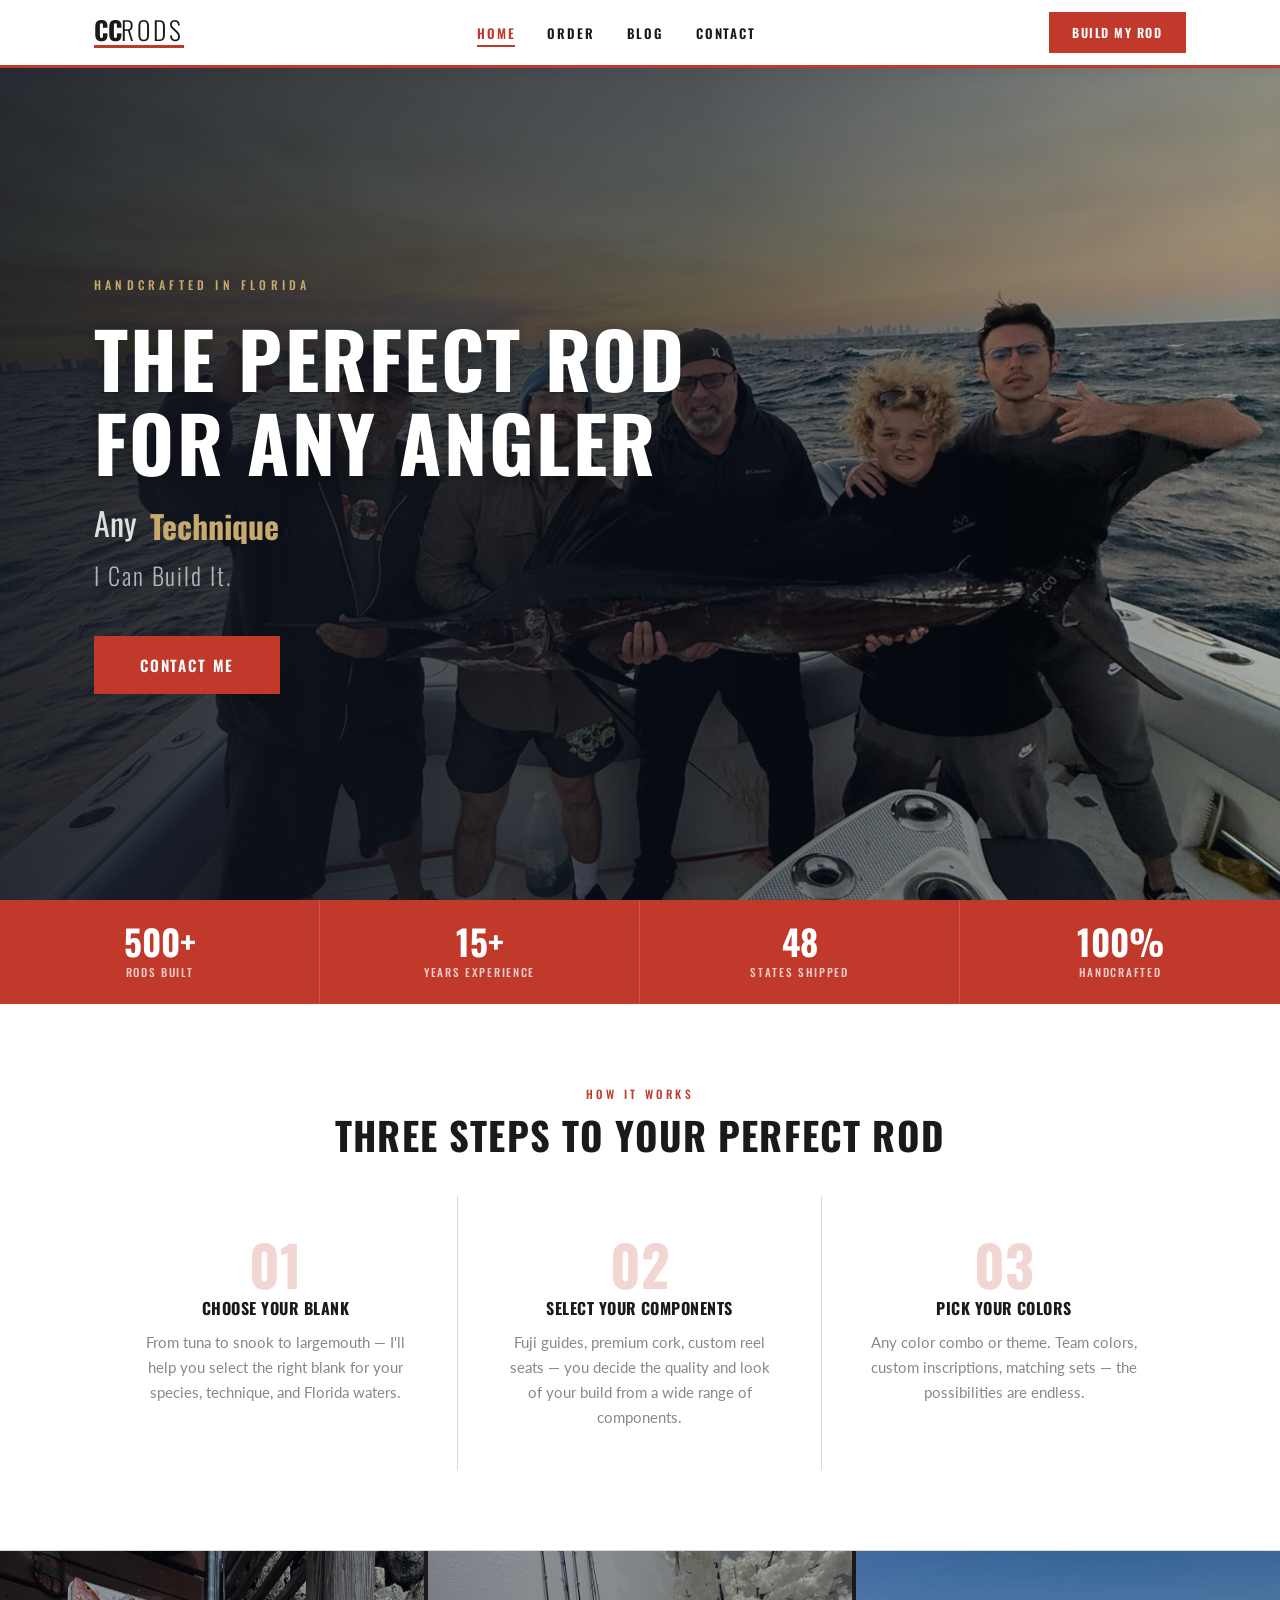
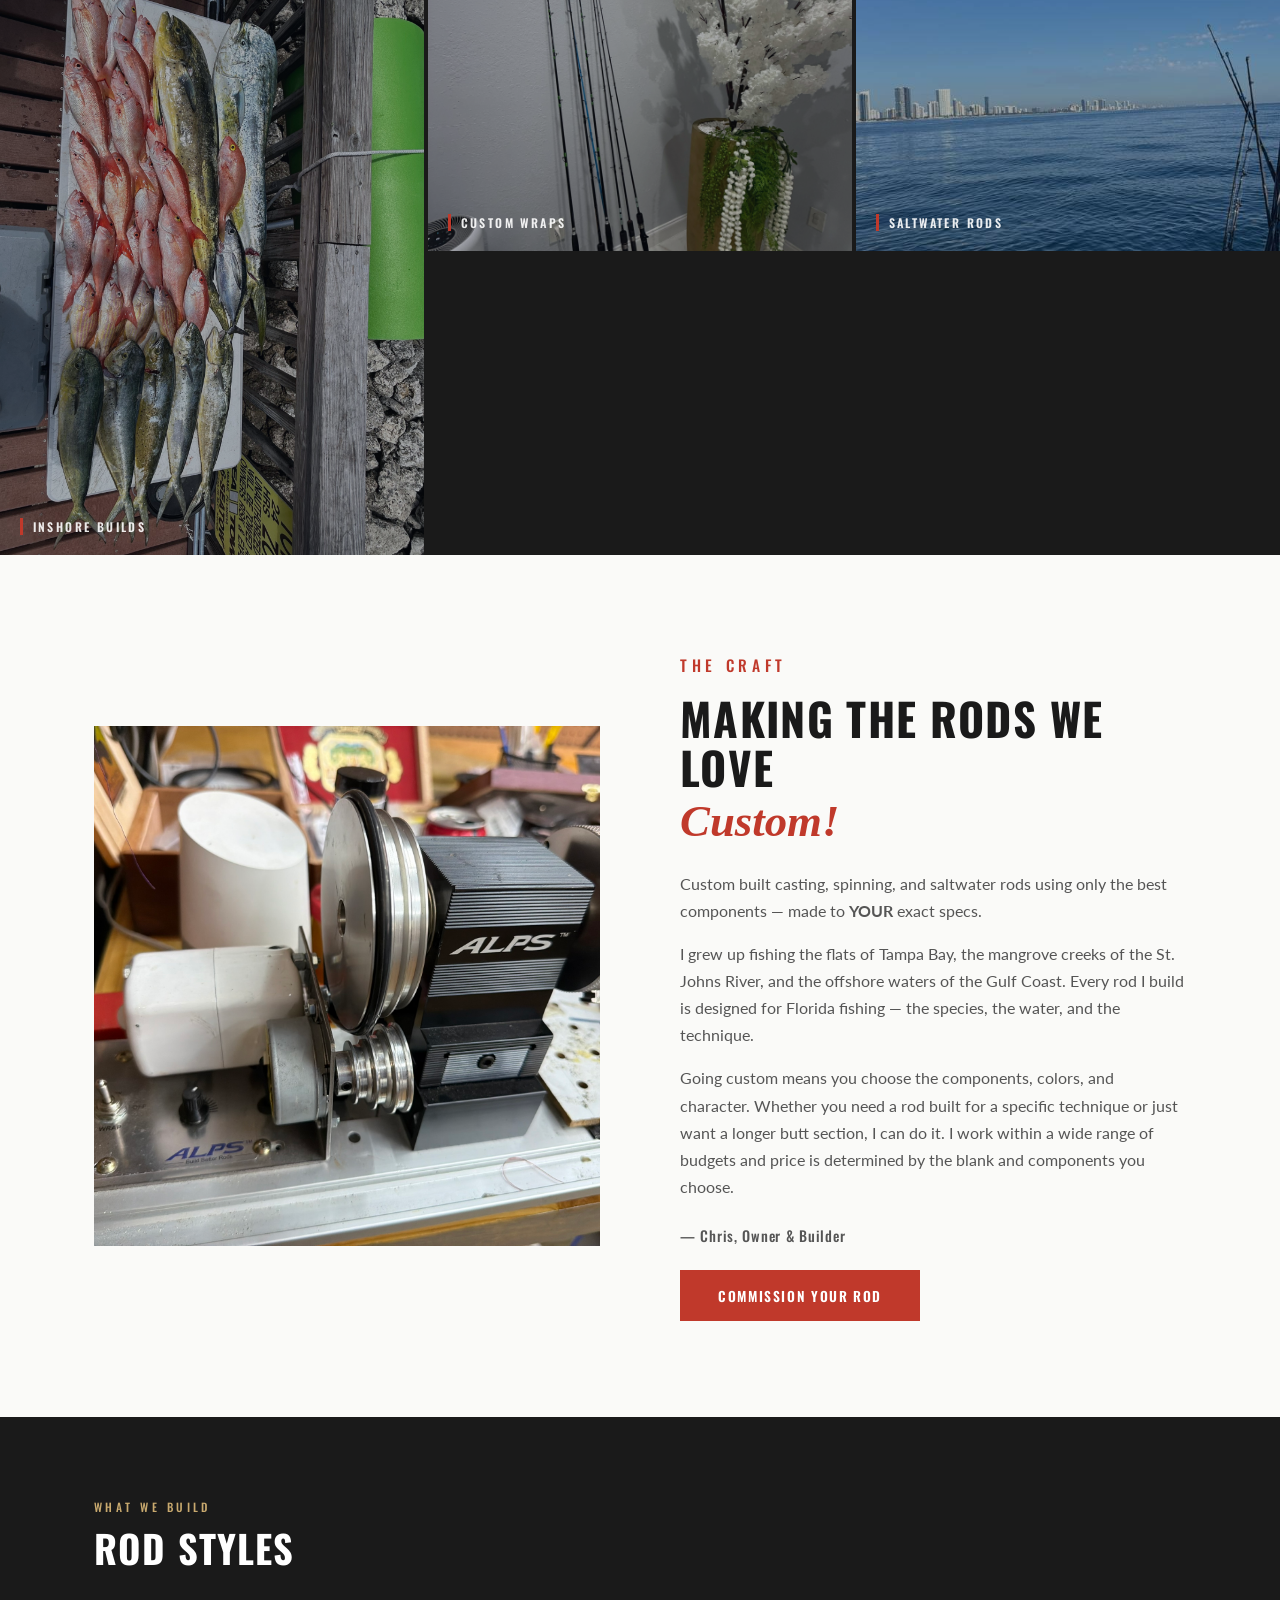
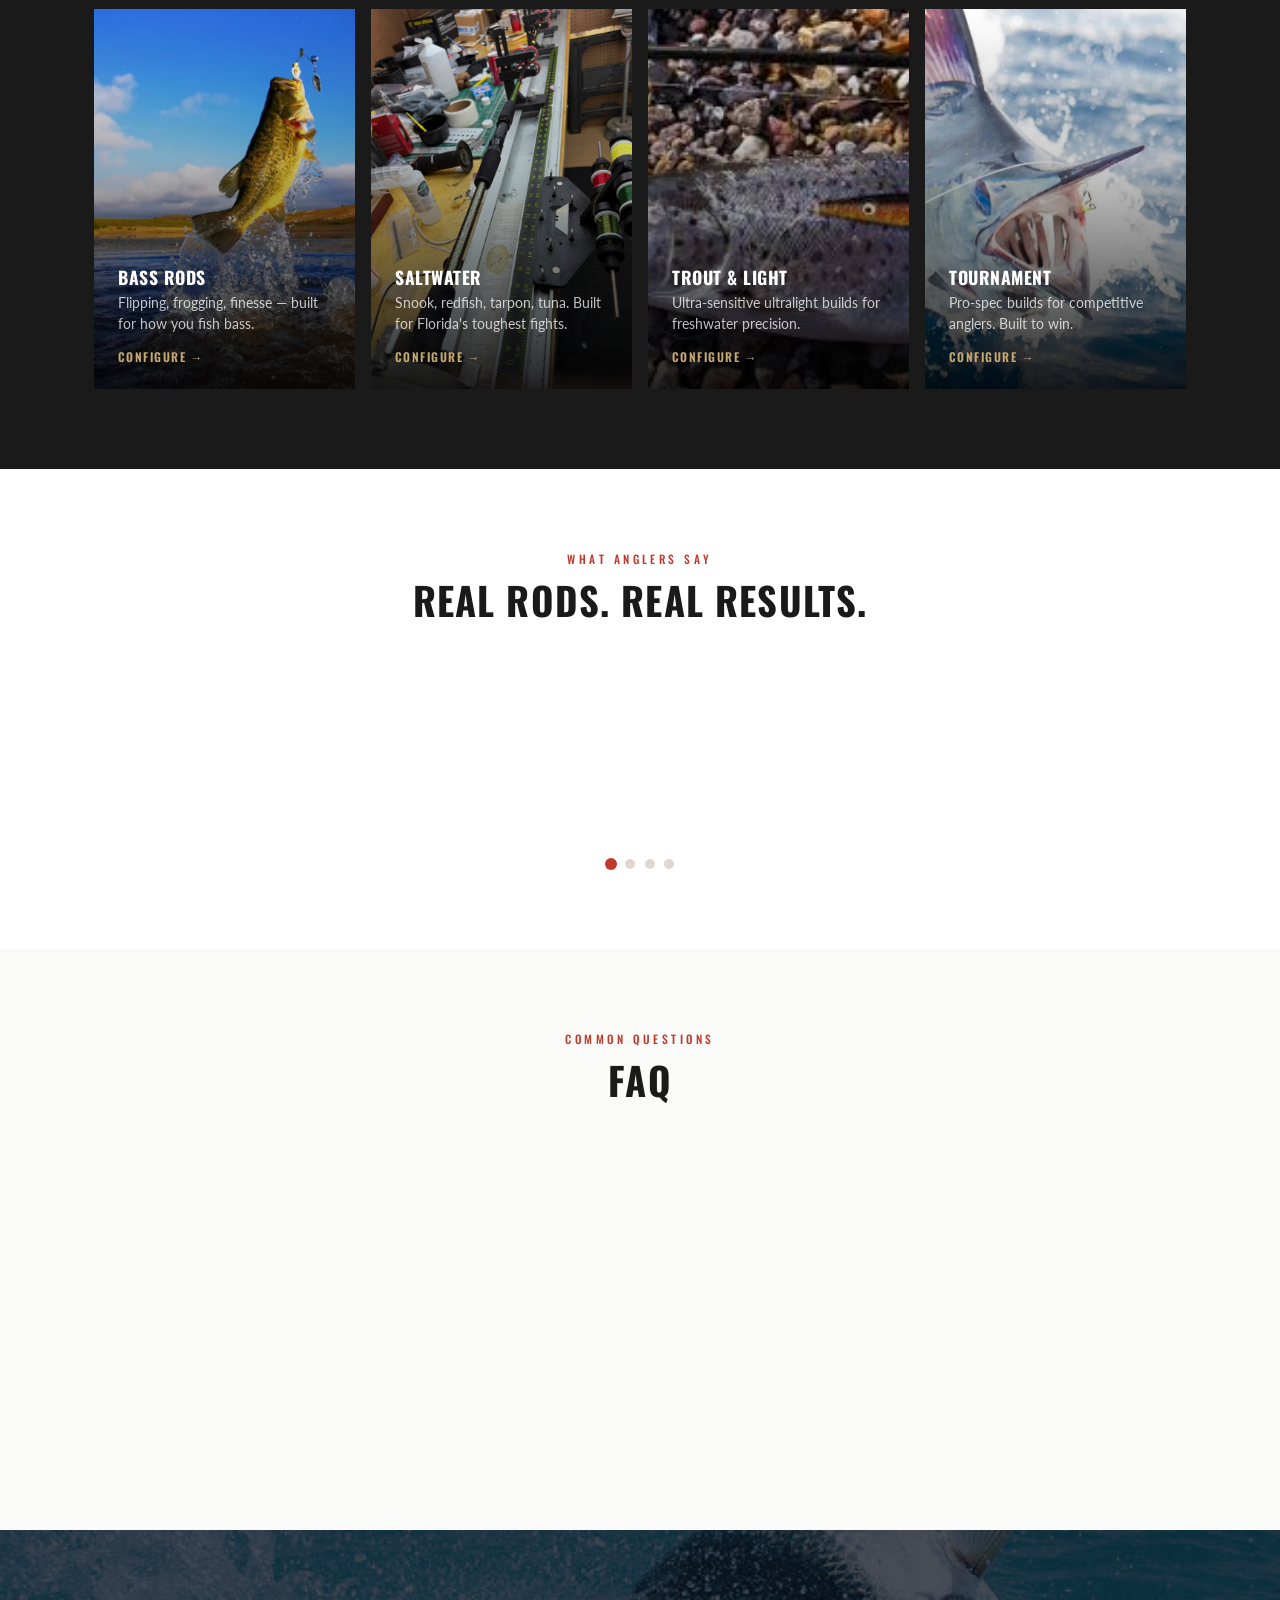
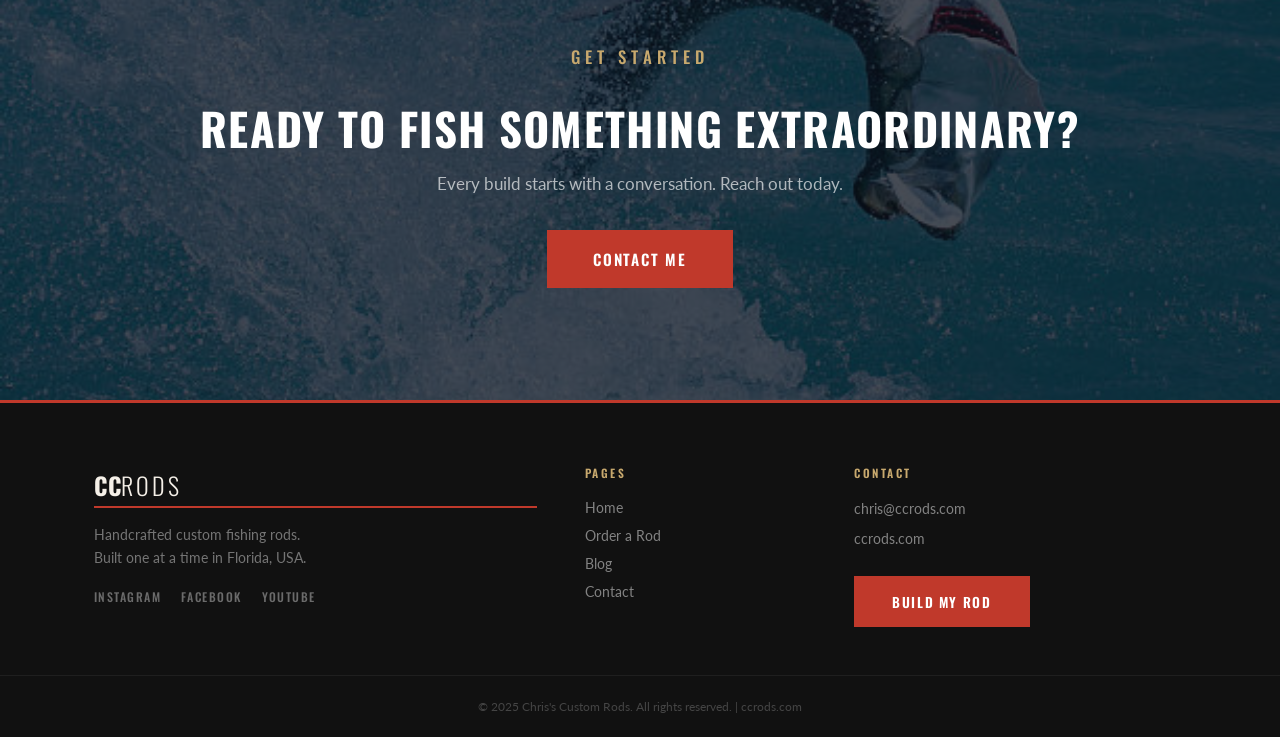
<file: index.html>
<!DOCTYPE html>
<html lang="en">
<head>
  <meta charset="UTF-8"/>
  <meta name="viewport" content="width=device-width, initial-scale=1.0"/>
  <title>Chris's Custom Rods | Handcrafted Fishing Rods — Florida</title>
  <meta name="description" content="Handcrafted custom fishing rods built in Florida. Tournament-grade performance, artisan craftsmanship."/>
  <link rel="preconnect" href="https://fonts.googleapis.com"/>
  <link rel="preconnect" href="https://fonts.gstatic.com" crossorigin/>
  <link href="https://fonts.googleapis.com/css2?family=Oswald:wght@300;400;500;600;700&family=Lato:ital,wght@0,300;0,400;0,700;1,300&display=swap" rel="stylesheet"/>
  <link rel="stylesheet" href="css/style.css"/>
</head>
<body>

<header class="site-header" id="siteHeader">
  <div class="header-inner">
    <a href="index.html" class="logo-wrap">
      <div class="logo-text">CC<span>RODS</span></div>
      <div class="logo-line"></div>
    </a>
    <nav class="main-nav">
      <ul>
        <li><a href="index.html" class="active">Home</a></li>
        <li><a href="order.html">Order</a></li>
        <li><a href="blog.html">Blog</a></li>
        <li><a href="contact.html">Contact</a></li>
      </ul>
    </nav>
    <a href="order.html" class="header-cta">Build My Rod</a>
    <button class="nav-toggle" id="navToggle" aria-label="Menu">
      <span></span><span></span><span></span>
    </button>
  </div>
  <div class="mobile-nav" id="mobileNav">
    <button class="close-nav" id="closeNav">✕</button>
    <ul>
      <li><a href="index.html">Home</a></li>
      <li><a href="order.html">Order</a></li>
      <li><a href="blog.html">Blog</a></li>
      <li><a href="contact.html">Contact</a></li>
    </ul>
    <a href="order.html" class="btn-red">Build My Rod</a>
  </div>
</header>

<!-- HERO - man fishing at sunset on water -->
<section class="hero">
  <div class="hero-img" style="background-image:url('images/hero_new.jpg')"></div>
  <div class="hero-overlay"></div>
  <div class="hero-content">
    <p class="hero-eyebrow">Handcrafted in Florida</p>
    <h1 class="hero-title">The Perfect Rod<br/>For Any Angler</h1>
    <div class="hero-rotator-line">
      Any&nbsp;<span class="rotate-wrap"><span class="rotate-word active">Species</span><span class="rotate-word">Technique</span><span class="rotate-word">Skill Level</span></span>
    </div>
    <p class="hero-tagline">I Can Build It.</p>
    <a href="contact.html" class="btn-red large">Contact Me</a>
  </div>
</section>

<!-- STATS -->
<div class="stats-bar">
  <div class="stat-item"><span class="snum">500+</span><span class="slbl">Rods Built</span></div>
  <div class="stat-item"><span class="snum">15+</span><span class="slbl">Years Experience</span></div>
  <div class="stat-item"><span class="snum">48</span><span class="slbl">States Shipped</span></div>
  <div class="stat-item"><span class="snum">100%</span><span class="slbl">Handcrafted</span></div>
</div>

<!-- THREE STEPS -->
<section class="three-steps">
  <div class="container">
    <p class="section-eyebrow">How It Works</p>
    <h2 class="section-title">Three Steps to Your Perfect Rod</h2>
    <div class="steps-grid">
      <div class="step-item">
        <div class="step-num">01</div>
        <h3>Choose Your Blank</h3>
        <p>From tuna to snook to largemouth — I'll help you select the right blank for your species, technique, and Florida waters.</p>
      </div>
      <div class="step-item">
        <div class="step-num">02</div>
        <h3>Select Your Components</h3>
        <p>Fuji guides, premium cork, custom reel seats — you decide the quality and look of your build from a wide range of components.</p>
      </div>
      <div class="step-item">
        <div class="step-num">03</div>
        <h3>Pick Your Colors</h3>
        <p>Any color combo or theme. Team colors, custom inscriptions, matching sets — the possibilities are endless.</p>
      </div>
    </div>
  </div>
</section>

<!-- PHOTO GALLERY -->
<section class="gallery-section">
  <div class="gallery-grid">
    <!-- angler with catch -->
    <div class="gallery-item gi-tall" style="background-image:url('images/gallery1_new.jpg')">
      <div class="gal-label">Inshore Builds</div>
    </div>
    <!-- fishing rods in holder -->
    <div class="gallery-item gi-sq" style="background-image:url('images/gallery2.jpg')">
      <div class="gal-label">Custom Wraps</div>
    </div>
    <!-- boat fishing offshore -->
    <div class="gallery-item gi-sq" style="background-image:url('images/gallery3_new.jpg')">
      <div class="gal-label">Saltwater Rods</div>
    </div>
    <!-- sunset fishing silhouette -->
    <div class="gallery-item gi-wide" style="background-image:url('images/gallery-wide_new.jpg')">
      <div class="gal-label">Florida Waters</div>
    </div>
  </div>
</section>

<!-- ABOUT -->
<section class="about-section">
  <div class="container about-grid">
    <div class="about-img-wrap">
      <!-- fishing rod being held up -->
      <img src="images/about_new.jpg" 
           alt="Custom fishing rod" loading="lazy"/>
    </div>
    <div class="about-text">
      <p class="section-eyebrow">The Craft</p>
      <h2>Making the Rods We Love<br/><em>Custom!</em></h2>
      <p>Custom built casting, spinning, and saltwater rods using only the best components — made to <strong>YOUR</strong> exact specs.</p>
      <p>I grew up fishing the flats of Tampa Bay, the mangrove creeks of the St. Johns River, and the offshore waters of the Gulf Coast. Every rod I build is designed for Florida fishing — the species, the water, and the technique.</p>
      <p>Going custom means you choose the components, colors, and character. Whether you need a rod built for a specific technique or just want a longer butt section, I can do it. I work within a wide range of budgets and price is determined by the blank and components you choose.</p>
      <div class="about-sig">— Chris, Owner &amp; Builder</div>
      <a href="order.html" class="btn-red" style="margin-top:1.5rem;display:inline-block;">Commission Your Rod</a>
    </div>
  </div>
</section>

<!-- ROD TYPES -->
<section class="rod-types dark-section">
  <div class="container">
    <p class="section-eyebrow light">What We Build</p>
    <h2 class="section-title light">Rod Styles</h2>
    <div class="rod-grid">
      <!-- bass fishing lake -->
      <div class="rod-card" style="background-image:url('images/bass.jpg')">
        <div class="rod-card-overlay">
          <h3>Bass Rods</h3>
          <p>Flipping, frogging, finesse — built for how you fish bass.</p>
          <a href="order.html" class="rod-link">Configure →</a>
        </div>
      </div>
      <!-- saltwater fishing boat -->
      <div class="rod-card" style="background-image:url('images/salt_new.jpg')">
        <div class="rod-card-overlay">
          <h3>Saltwater</h3>
          <p>Snook, redfish, tarpon, tuna. Built for Florida's toughest fights.</p>
          <a href="order.html" class="rod-link">Configure →</a>
        </div>
      </div>
      <!-- fly fishing stream -->
      <div class="rod-card" style="background-image:url('images/trout.jpg')">
        <div class="rod-card-overlay">
          <h3>Trout &amp; Light</h3>
          <p>Ultra-sensitive ultralight builds for freshwater precision.</p>
          <a href="order.html" class="rod-link">Configure →</a>
        </div>
      </div>
      <!-- tournament catch -->
      <div class="rod-card" style="background-image:url('images/tournament.jpg')">
        <div class="rod-card-overlay">
          <h3>Tournament</h3>
          <p>Pro-spec builds for competitive anglers. Built to win.</p>
          <a href="order.html" class="rod-link">Configure →</a>
        </div>
      </div>
    </div>
  </div>
</section>

<!-- TESTIMONIALS -->
<section class="testimonials">
  <div class="container">
    <p class="section-eyebrow">What Anglers Say</p>
    <h2 class="section-title">Real Rods. Real Results.</h2>
    <div class="testi-slider" id="testiSlider">
      <div class="testi-slide active">
        <blockquote>"Chris built me a 7'3" heavy flipping stick that I took to a tournament on Lake Okeechobee. The sensitivity on that rod is unlike anything I've ever fished. Won my first tournament with it."</blockquote>
        <cite>— Marcus T., Tournament Angler, Lake Okeechobee</cite>
      </div>
      <div class="testi-slide">
        <blockquote>"I've been fishing Tampa Bay for 20 years. The custom inshore rod Chris built me for redfish is a completely different experience than anything you'll find in a store."</blockquote>
        <cite>— Dana S., Fishing Guide, Tampa Bay</cite>
      </div>
      <div class="testi-slide">
        <blockquote>"Ordered a matched pair of rods — Chris called me to talk through the build for 20 minutes. They arrived perfectly built and fish even better than I expected."</blockquote>
        <cite>— Jeff R., Angler, St. Johns River</cite>
      </div>
      <div class="testi-slide">
        <blockquote>"Best rod I've ever owned. Super sensitive, strong, and it looks incredible. Nothing at the tackle shop comes close."</blockquote>
        <cite>— Mike A., Angler, Sarasota</cite>
      </div>
    </div>
    <div class="testi-dots" id="testiDots">
      <button class="dot active" data-idx="0"></button>
      <button class="dot" data-idx="1"></button>
      <button class="dot" data-idx="2"></button>
      <button class="dot" data-idx="3"></button>
    </div>
  </div>
</section>

<!-- FAQ -->
<section class="faq-section">
  <div class="container faq-inner">
    <p class="section-eyebrow">Common Questions</p>
    <h2 class="section-title">FAQ</h2>
    <div class="faq-list">
      <div class="faq-item">
        <button class="faq-q">How much does a custom rod cost? <span>+</span></button>
        <div class="faq-a"><p>Price depends on your blank and component choices. Entry builds start around $175, mid-grade from $275, and premium/tournament builds from $400. Chris provides an exact quote before any work begins.</p></div>
      </div>
      <div class="faq-item">
        <button class="faq-q">How long until I receive my rod? <span>+</span></button>
        <div class="faq-a"><p>Standard builds typically take 2–3 weeks once all components arrive. Tournament series builds take 3–4 weeks. Rush builds may be available — contact Chris to discuss your timeline.</p></div>
      </div>
      <div class="faq-item">
        <button class="faq-q">Do you ship outside of Florida? <span>+</span></button>
        <div class="faq-a"><p>Yes — we ship to all 48 contiguous states and Canada. Every rod ships in a protective hard case with full insurance.</p></div>
      </div>
      <div class="faq-item">
        <button class="faq-q">What is your warranty? <span>+</span></button>
        <div class="faq-a"><p>Lifetime craftsmanship guarantee on all builds. Any defect in wraps, guides, or handle construction — Chris makes it right.</p></div>
      </div>
      <div class="faq-item">
        <button class="faq-q">Do you do repairs or rebuilds? <span>+</span></button>
        <div class="faq-a"><p>Yes — tip replacements, guide rewraps, full handle rebuilds, and more. Send a message through the contact page with details and photos.</p></div>
      </div>
    </div>
  </div>
</section>

<!-- CTA BANNER -->
<section class="cta-banner" style="background-image:url('images/cta.jpg')">
  <div class="cta-overlay"></div>
  <div class="container center cta-content">
    <p class="section-eyebrow light">Get Started</p>
    <h2>Ready to Fish Something Extraordinary?</h2>
    <p>Every build starts with a conversation. Reach out today.</p>
    <a href="contact.html" class="btn-red large">Contact Me</a>
  </div>
</section>

<!-- FOOTER -->
<footer class="site-footer">
  <div class="container footer-grid">
    <div class="footer-brand">
      <div class="footer-logo-text">CC<span>RODS</span></div>
      <div class="footer-logo-line"></div>
      <p>Handcrafted custom fishing rods.<br/>Built one at a time in Florida, USA.</p>
      <div class="footer-social">
        <a href="#">Instagram</a>
        <a href="#">Facebook</a>
        <a href="#">YouTube</a>
      </div>
    </div>
    <div class="footer-nav">
      <h4>Pages</h4>
      <ul>
        <li><a href="index.html">Home</a></li>
        <li><a href="order.html">Order a Rod</a></li>
        <li><a href="blog.html">Blog</a></li>
        <li><a href="contact.html">Contact</a></li>
      </ul>
    </div>
    <div class="footer-contact-info">
      <h4>Contact</h4>
      <p>chris@ccrods.com</p>
      <p>ccrods.com</p>
      <a href="order.html" class="btn-red" style="margin-top:1.25rem;display:inline-block;">Build My Rod</a>
    </div>
  </div>
  <div class="footer-base">
    <p>© 2025 Chris's Custom Rods. All rights reserved. | ccrods.com</p>
  </div>
</footer>

<script src="js/main.js"></script>
</body>
</html>
</file>
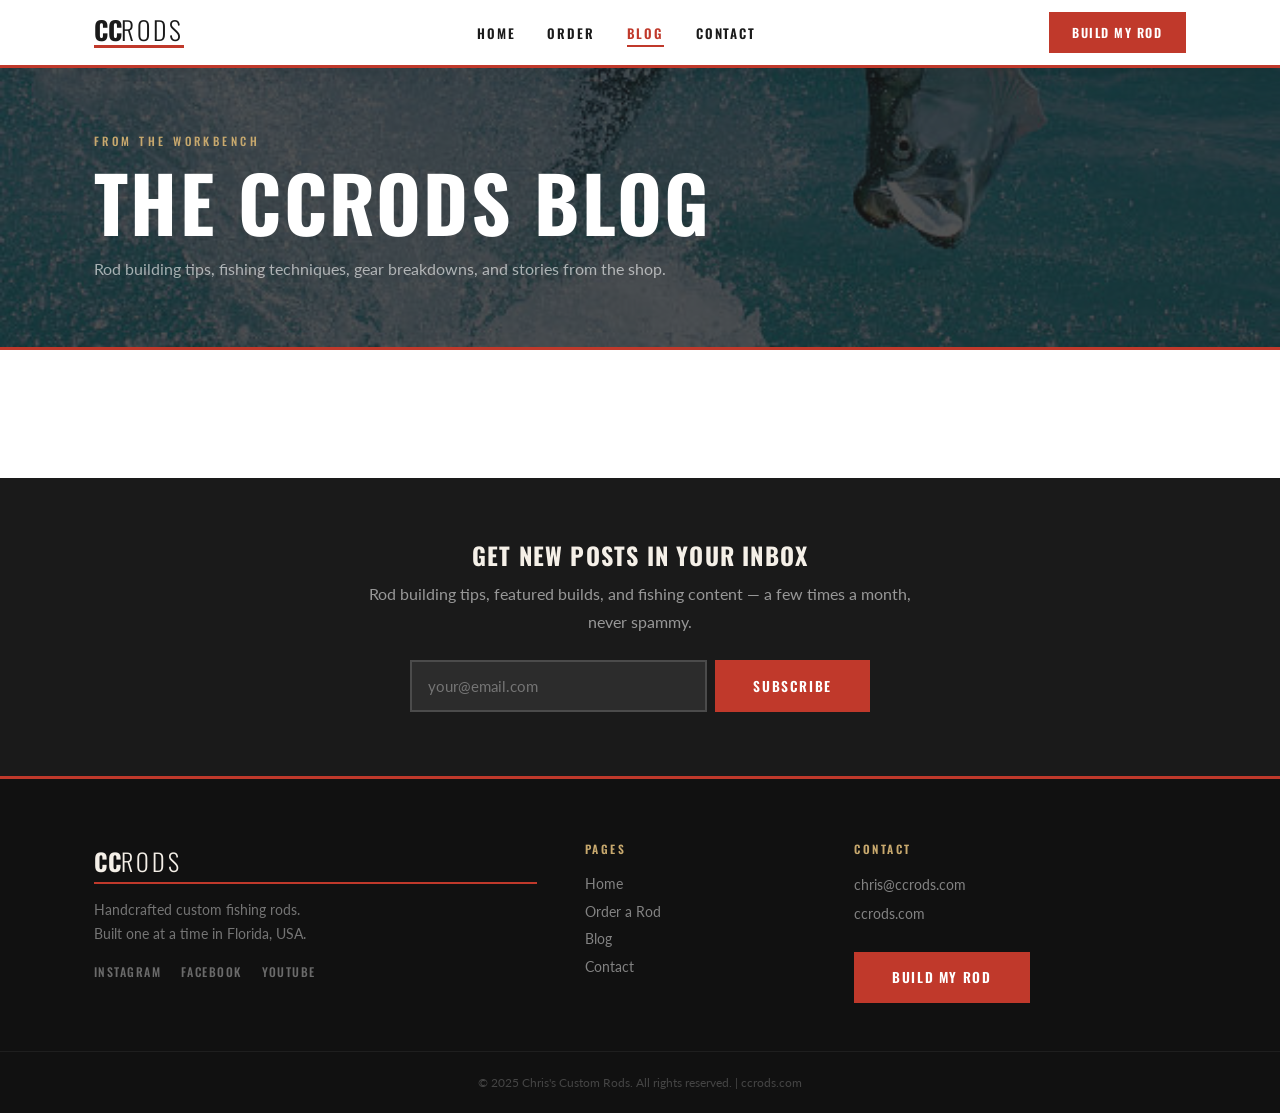
<file: blog.html>
<!DOCTYPE html>
<html lang="en">
<head>
  <meta charset="UTF-8"/>
  <meta name="viewport" content="width=device-width, initial-scale=1.0"/>
  <title>The Workbench Blog | Chris's Custom Rods</title>
  <meta name="description" content="Rod building tips, fishing guides, gear reviews, and stories from the workbench at Chris's Custom Rods."/>
  <link rel="preconnect" href="https://fonts.googleapis.com"/>
  <link rel="preconnect" href="https://fonts.gstatic.com" crossorigin/>
  <link href="https://fonts.googleapis.com/css2?family=Oswald:wght@300;400;500;600;700&family=Lato:ital,wght@0,300;0,400;0,700;1,300&display=swap" rel="stylesheet"/>
  <link rel="stylesheet" href="css/style.css"/>
  <style>
    .soro-wrap {
      max-width: 1140px;
      margin: 0 auto;
      padding: 4rem 1.5rem;
    }
    /* Override Soro dark theme background to match site */
    #soro-blog {
      border-radius: 0;
    }
  </style>
</head>
<body>

<header class="site-header" id="siteHeader">
  <div class="header-inner">
    <a href="index.html" class="logo-wrap">
      <div class="logo-text">CC<span>RODS</span></div>
      <div class="logo-line"></div>
    </a>
    <nav class="main-nav">
      <ul>
        <li><a href="index.html">Home</a></li>
        <li><a href="order.html">Order</a></li>
        <li><a href="blog.html" class="active">Blog</a></li>
        <li><a href="contact.html">Contact</a></li>
      </ul>
    </nav>
    <a href="order.html" class="header-cta">Build My Rod</a>
    <button class="nav-toggle" id="navToggle" aria-label="Menu">
      <span></span><span></span><span></span>
    </button>
  </div>
  <div class="mobile-nav" id="mobileNav">
    <button class="close-nav" id="closeNav">✕</button>
    <ul>
      <li><a href="index.html">Home</a></li>
      <li><a href="order.html">Order</a></li>
      <li><a href="blog.html">Blog</a></li>
      <li><a href="contact.html">Contact</a></li>
    </ul>
    <a href="order.html" class="btn-red">Build My Rod</a>
  </div>
</header>

<!-- PAGE HERO -->
<section class="page-hero">
  <div class="page-hero-img" style="background-image:url('images/cta.jpg')"></div>
  <div class="container">
    <span class="section-eyebrow light">From the Workbench</span>
    <h1>The CCRods Blog</h1>
    <p>Rod building tips, fishing techniques, gear breakdowns, and stories from the shop.</p>
  </div>
</section>

<!-- SORO BLOG EMBED -->
<div class="soro-wrap">
  <div id="soro-blog"></div>
  <script src="https://app.trysoro.com/api/embed/a528727f-620d-487a-a75a-3eeab5c1d57e?theme=dark" defer></script>
</div>

<!-- NEWSLETTER -->
<section style="background:var(--dark);padding:4rem 0">
  <div class="container" style="max-width:600px;text-align:center">
    <h3 style="font-family:var(--ff-head);font-size:1.5rem;color:var(--cream);text-transform:uppercase;letter-spacing:0.05em;margin-bottom:0.75rem">Get New Posts in Your Inbox</h3>
    <p style="color:rgba(255,255,255,0.55);margin-bottom:1.5rem">Rod building tips, featured builds, and fishing content — a few times a month, never spammy.</p>
    <form action="https://formspree.io/f/mbdbazad" method="POST" style="display:flex;gap:0.5rem;max-width:460px;margin:0 auto">
      <input type="email" name="email" placeholder="your@email.com" required
        style="flex:1;background:rgba(255,255,255,0.08);border:2px solid rgba(255,255,255,0.15);padding:0.75rem 1rem;color:#fff;font-family:inherit;font-size:0.95rem;border-radius:0"/>
      <button type="submit" class="btn-red">Subscribe</button>
    </form>
  </div>
</section>

<!-- FOOTER -->
<footer class="site-footer">
  <div class="container footer-grid">
    <div class="footer-brand">
      <div class="footer-logo-text">CC<span>RODS</span></div>
      <div class="footer-logo-line"></div>
      <p>Handcrafted custom fishing rods.<br/>Built one at a time in Florida, USA.</p>
      <div class="footer-social">
        <a href="#">Instagram</a>
        <a href="#">Facebook</a>
        <a href="#">YouTube</a>
      </div>
    </div>
    <div class="footer-nav">
      <h4>Pages</h4>
      <ul>
        <li><a href="index.html">Home</a></li>
        <li><a href="order.html">Order a Rod</a></li>
        <li><a href="blog.html">Blog</a></li>
        <li><a href="contact.html">Contact</a></li>
      </ul>
    </div>
    <div class="footer-contact-info">
      <h4>Contact</h4>
      <p>chris@ccrods.com</p>
      <p>ccrods.com</p>
      <a href="order.html" class="btn-red" style="margin-top:1.25rem;display:inline-block;">Build My Rod</a>
    </div>
  </div>
  <div class="footer-base">
    <p>© 2025 Chris's Custom Rods. All rights reserved. | ccrods.com</p>
  </div>
</footer>

<script src="js/main.js"></script>
</body>
</html>
</file>
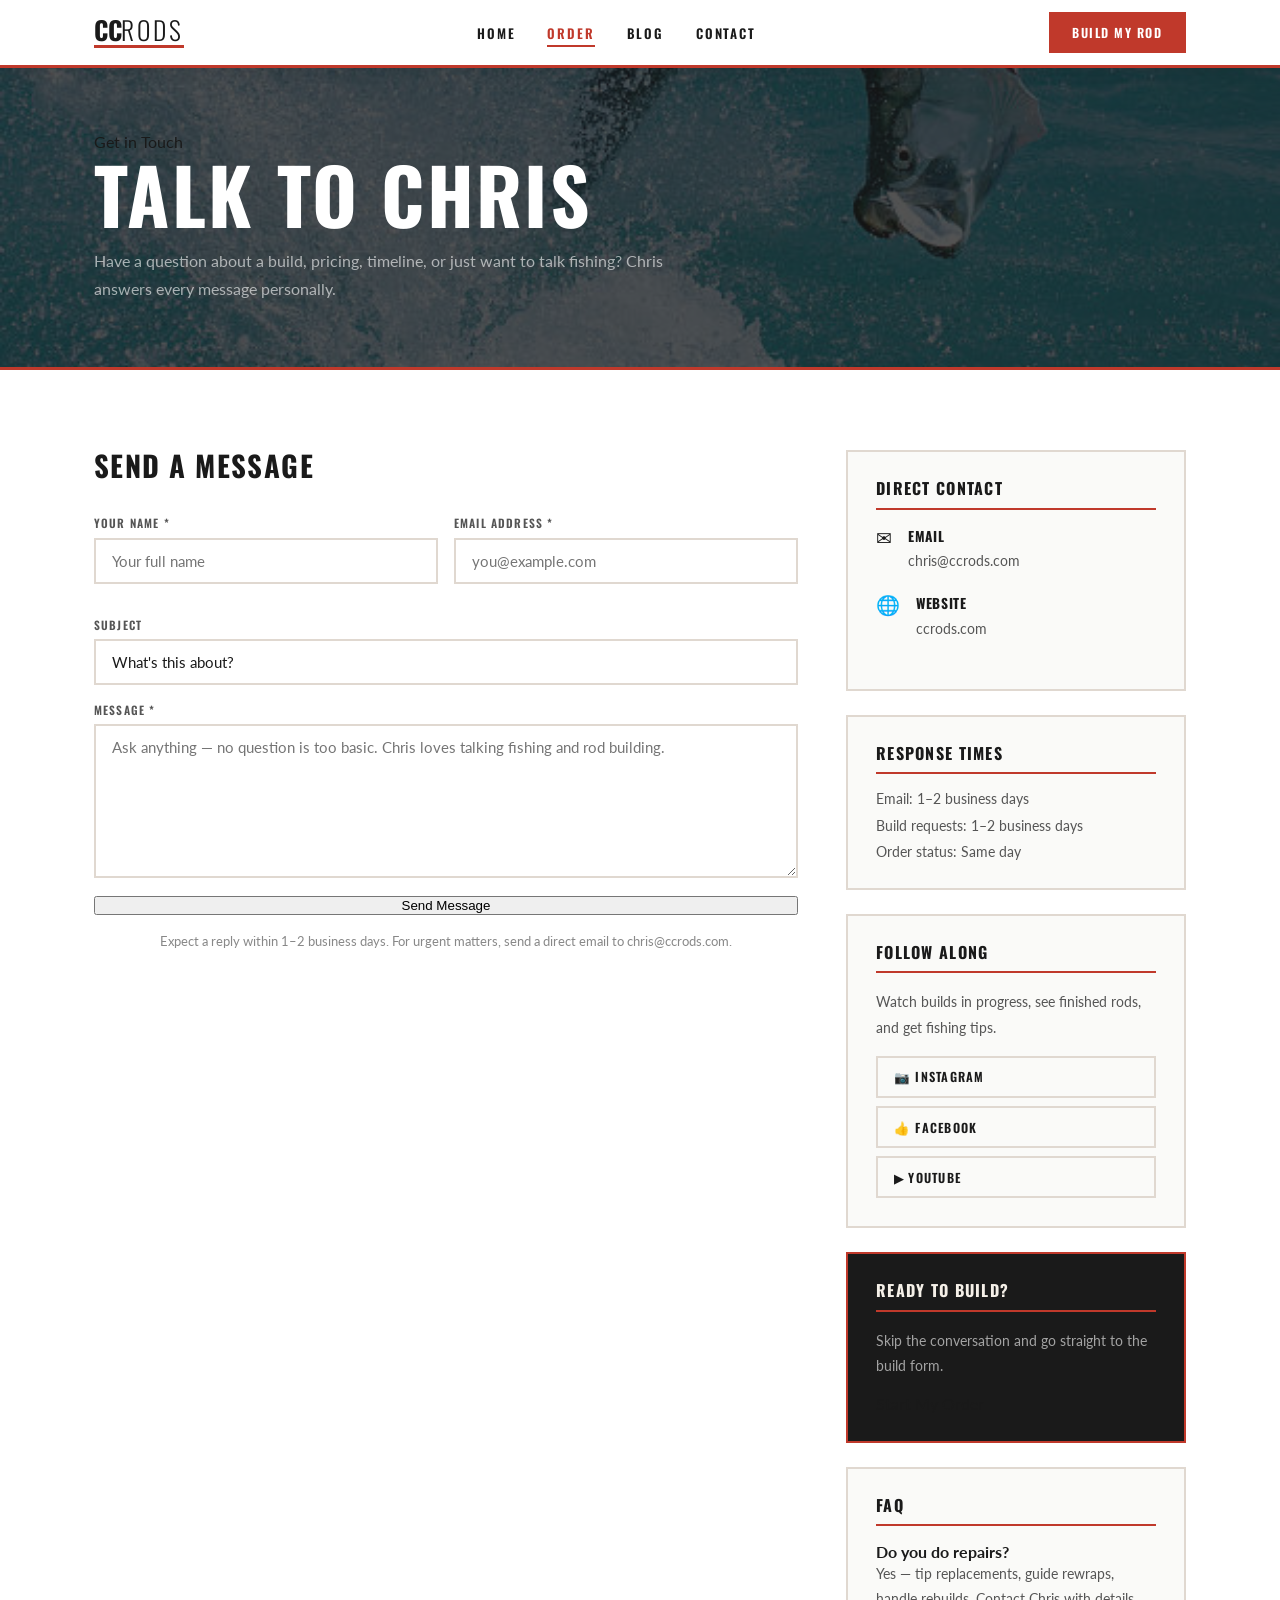
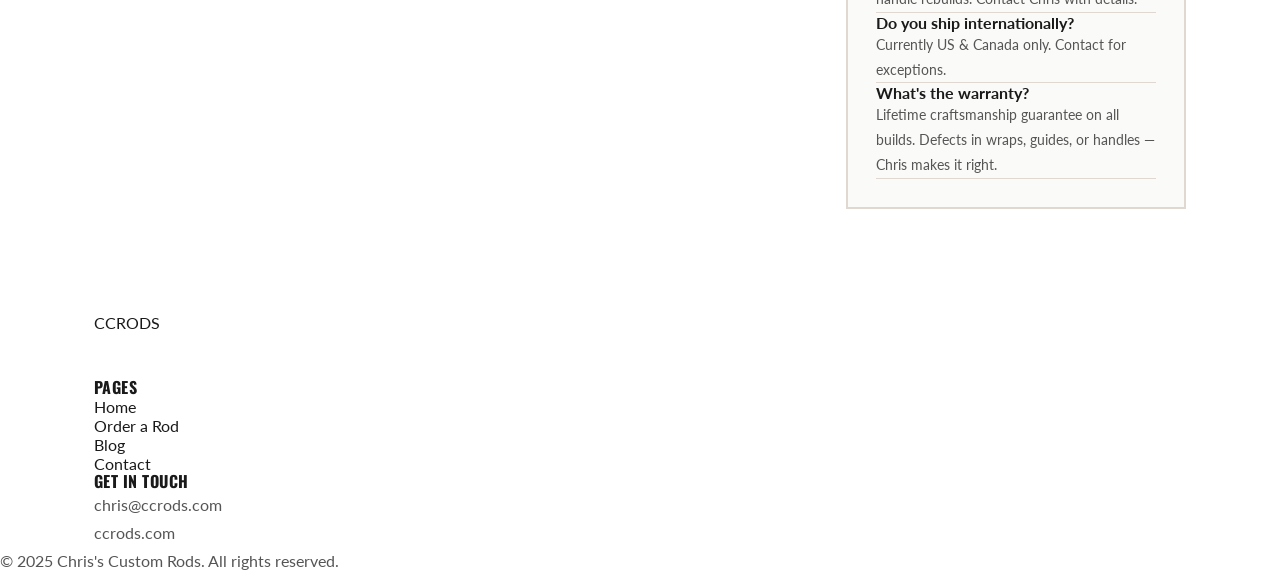
<file: contact.html>
<!DOCTYPE html>
<html lang="en">
<head>
  <meta charset="UTF-8"/>
  <meta name="viewport" content="width=device-width, initial-scale=1.0"/>
  <title>Contact | Chris's Custom Rods</title>
  <meta name="description" content="Get in touch with Chris about a custom rod build, pricing, turnaround time, or anything else."/>
    <link rel="preconnect" href="https://fonts.googleapis.com"/>
  <link rel="preconnect" href="https://fonts.gstatic.com" crossorigin/>
  <link href="https://fonts.googleapis.com/css2?family=Oswald:wght@300;400;500;600;700&family=Lato:ital,wght@0,300;0,400;0,700;1,300&display=swap" rel="stylesheet"/>
  <link rel="stylesheet" href="css/style.css"/>
</head>
<body>
<header class="site-header" id="siteHeader">
  <div class="header-inner">
    <a href="index.html" class="logo-wrap">
      <div class="logo-text">CC<span>RODS</span></div>
      <div class="logo-line"></div>
    </a>
    <nav class="main-nav">
      <ul>
        <li><a href="index.html">Home</a></li>
        <li><a href="contact.html" class="active">Order</a></li>
        <li><a href="blog.html">Blog</a></li>
        <li><a href="contact.html">Contact</a></li>
      </ul>
    </nav>
    <a href="order.html" class="header-cta">Build My Rod</a>
    <button class="nav-toggle" id="navToggle" aria-label="Menu">
      <span></span><span></span><span></span>
    </button>
  </div>
  <div class="mobile-nav" id="mobileNav">
    <button class="close-nav" id="closeNav">✕</button>
    <ul>
      <li><a href="index.html">Home</a></li>
      <li><a href="order.html">Order</a></li>
      <li><a href="blog.html">Blog</a></li>
      <li><a href="contact.html">Contact</a></li>
    </ul>
    <a href="order.html" class="btn-red">Build My Rod</a>
  </div>
</header>

<section class="page-hero"><div class="page-hero-img" style="background-image:url('images/cta.jpg')"></div>
  <div class="container">
    <span class="label light">Get in Touch</span>
    <h1>Talk to Chris</h1>
    <p>Have a question about a build, pricing, timeline, or just want to talk fishing? Chris answers every message personally.</p>
  </div>
</section>

<section class="contact-section section">
  <div class="container">
    <div class="contact-layout">

      <!-- CONTACT FORM -->
      <div class="contact-form-wrap">
        <h2>Send a Message</h2>
        <form class="order-form" action="https://formspree.io/f/mbdbazad" method="POST">

          <div class="form-row">
            <div class="form-group">
              <label for="name">Your Name *</label>
              <input type="text" id="name" name="name" required placeholder="Your full name"/>
            </div>
            <div class="form-group">
              <label for="contactEmail">Email Address *</label>
              <input type="email" id="contactEmail" name="email" required placeholder="you@example.com"/>
            </div>
          </div>

          <div class="form-group">
            <label for="subject">Subject</label>
            <select id="subject" name="subject">
              <option value="">What's this about?</option>
              <option>Custom Rod Build Inquiry</option>
              <option>Pricing & Quotes</option>
              <option>Order Status</option>
              <option>Repair / Rebuild</option>
              <option>General Fishing Question</option>
              <option>Other</option>
            </select>
          </div>

          <div class="form-group">
            <label for="message">Message *</label>
            <textarea id="message" name="message" rows="7" required placeholder="Ask anything — no question is too basic. Chris loves talking fishing and rod building."></textarea>
          </div>

          <button type="submit" class="btn-primary large full-width">Send Message</button>

          <p class="form-note">Expect a reply within 1–2 business days. For urgent matters, send a direct email to chris@ccrods.com.</p>
        </form>

        <div class="form-success" id="contactSuccess" style="display:none;">
          <div class="success-icon">✓</div>
          <h3>Message Sent!</h3>
          <p>Chris will get back to you within 1–2 business days.</p>
          <a href="index.html" class="btn-primary">Back to Home</a>
        </div>
      </div>

      <!-- CONTACT INFO -->
      <aside class="contact-sidebar">
        <div class="sidebar-card">
          <h3>Direct Contact</h3>
          <div class="contact-item">
            <span class="contact-icon">✉</span>
            <div>
              <strong>Email</strong>
              <p>chris@ccrods.com</p>
            </div>
          </div>
          <div class="contact-item">
            <span class="contact-icon">🌐</span>
            <div>
              <strong>Website</strong>
              <p>ccrods.com</p>
            </div>
          </div>
        </div>

        <div class="sidebar-card">
          <h3>Response Times</h3>
          <ul class="sidebar-list">
            <li>Email: 1–2 business days</li>
            <li>Build requests: 1–2 business days</li>
            <li>Order status: Same day</li>
          </ul>
        </div>

        <div class="sidebar-card">
          <h3>Follow Along</h3>
          <p>Watch builds in progress, see finished rods, and get fishing tips.</p>
          <div class="social-stack">
            <a href="#" class="social-btn">📷 Instagram</a>
            <a href="#" class="social-btn">👍 Facebook</a>
            <a href="#" class="social-btn">▶ YouTube</a>
          </div>
        </div>

        <div class="sidebar-card dark-card">
          <h3>Ready to Build?</h3>
          <p>Skip the conversation and go straight to the build form.</p>
          <a href="order.html" class="btn-primary" style="margin-top:1rem;display:inline-block;">Start My Order</a>
        </div>

        <div class="sidebar-card">
          <h3>FAQ</h3>
          <div class="faq-item">
            <strong>Do you do repairs?</strong>
            <p>Yes — tip replacements, guide rewraps, handle rebuilds. Contact Chris with details.</p>
          </div>
          <div class="faq-item">
            <strong>Do you ship internationally?</strong>
            <p>Currently US & Canada only. Contact for exceptions.</p>
          </div>
          <div class="faq-item">
            <strong>What's the warranty?</strong>
            <p>Lifetime craftsmanship guarantee on all builds. Defects in wraps, guides, or handles — Chris makes it right.</p>
          </div>
        </div>

      </aside>
    </div>
  </div>
</section>

<footer class="footer">
  <div class="container footer-inner">
    <div class="footer-brand">
      <div class="nav-logo">CC<span>RODS</span></div>
      <p>Handcrafted custom fishing rods.<br/>Built one at a time, right here in the USA.</p>
    </div>
    <div class="footer-links">
      <h4>Pages</h4>
      <ul>
        <li><a href="index.html">Home</a></li>
        <li><a href="order.html">Order a Rod</a></li>
        <li><a href="blog.html">Blog</a></li>
        <li><a href="contact.html">Contact</a></li>
      </ul>
    </div>
    <div class="footer-contact">
      <h4>Get in Touch</h4>
      <p>chris@ccrods.com</p>
      <p>ccrods.com</p>
    </div>
  </div>
  <div class="footer-bottom">
    <p>© 2025 Chris's Custom Rods. All rights reserved.</p>
  </div>
</footer>

<script src="js/main.js"></script>
</body>
</html>
</file>
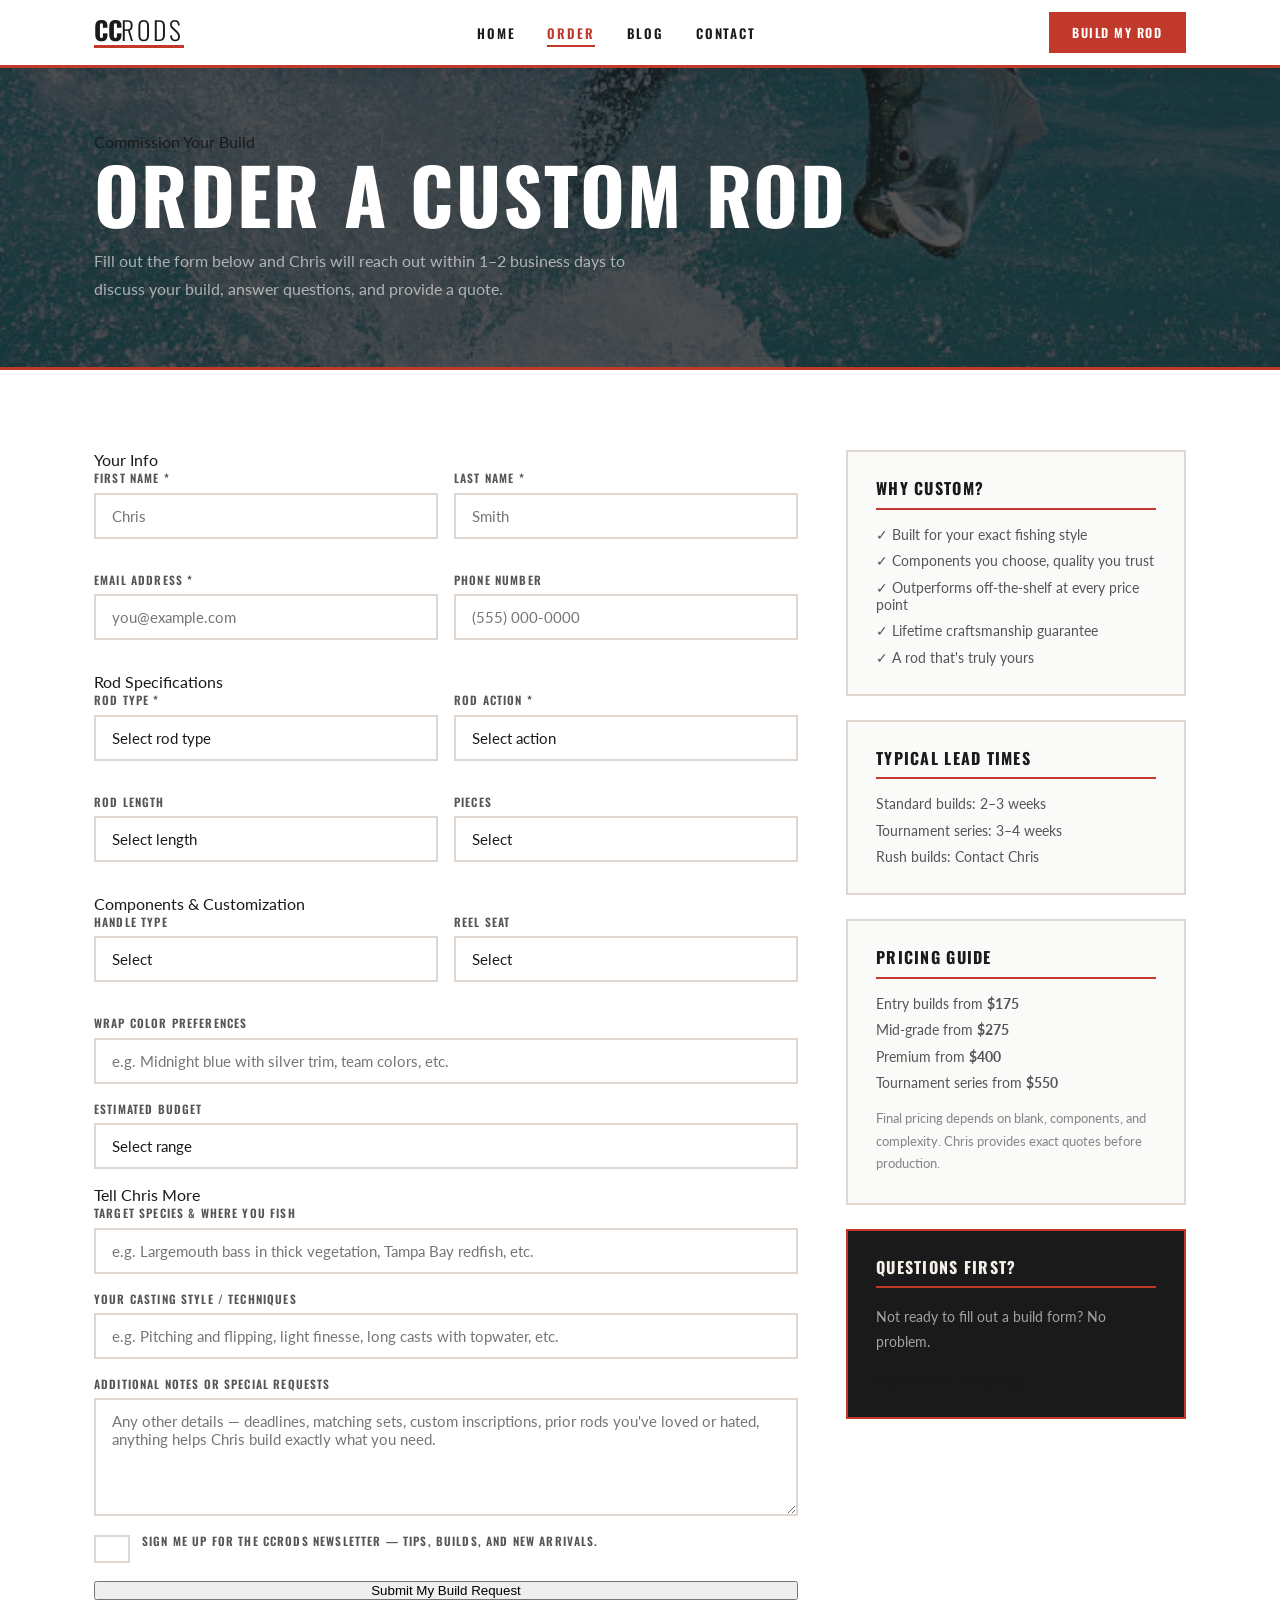
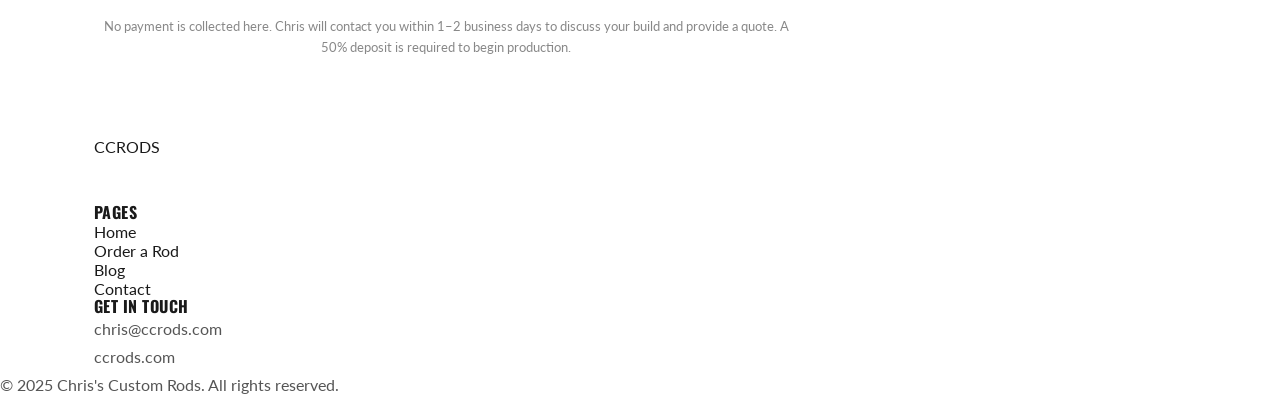
<file: order.html>
<!DOCTYPE html>
<html lang="en">
<head>
  <meta charset="UTF-8"/>
  <meta name="viewport" content="width=device-width, initial-scale=1.0"/>
  <title>Order a Custom Rod | Chris's Custom Rods</title>
  <meta name="description" content="Configure and order your custom handcrafted fishing rod. Built to your exact specs by Chris."/>
    <link rel="preconnect" href="https://fonts.googleapis.com"/>
  <link rel="preconnect" href="https://fonts.gstatic.com" crossorigin/>
  <link href="https://fonts.googleapis.com/css2?family=Oswald:wght@300;400;500;600;700&family=Lato:ital,wght@0,300;0,400;0,700;1,300&display=swap" rel="stylesheet"/>
  <link rel="stylesheet" href="css/style.css"/>
</head>
<body>
<header class="site-header" id="siteHeader">
  <div class="header-inner">
    <a href="index.html" class="logo-wrap">
      <div class="logo-text">CC<span>RODS</span></div>
      <div class="logo-line"></div>
    </a>
    <nav class="main-nav">
      <ul>
        <li><a href="index.html">Home</a></li>
        <li><a href="order.html" class="active">Order</a></li>
        <li><a href="blog.html">Blog</a></li>
        <li><a href="contact.html">Contact</a></li>
      </ul>
    </nav>
    <a href="order.html" class="header-cta">Build My Rod</a>
    <button class="nav-toggle" id="navToggle" aria-label="Menu">
      <span></span><span></span><span></span>
    </button>
  </div>
  <div class="mobile-nav" id="mobileNav">
    <button class="close-nav" id="closeNav">✕</button>
    <ul>
      <li><a href="index.html">Home</a></li>
      <li><a href="order.html">Order</a></li>
      <li><a href="blog.html">Blog</a></li>
      <li><a href="contact.html">Contact</a></li>
    </ul>
    <a href="order.html" class="btn-red">Build My Rod</a>
  </div>
</header>

<section class="page-hero"><div class="page-hero-img" style="background-image:url('images/cta.jpg')"></div>
  <div class="container">
    <span class="label light">Commission Your Build</span>
    <h1>Order a Custom Rod</h1>
    <p>Fill out the form below and Chris will reach out within 1–2 business days to discuss your build, answer questions, and provide a quote.</p>
  </div>
</section>

<section class="order-section section">
  <div class="container">
    <div class="order-layout">

      <!-- FORM -->
      <div class="order-form-wrap">
        <form class="order-form"action= "https://formspree.io/f/mbdbazad" method="POST">

          <div class="form-section-title">Your Info</div>

          <div class="form-row">
            <div class="form-group">
              <label for="firstName">First Name *</label>
              <input type="text" id="firstName" name="firstName" required placeholder="Chris"/>
            </div>
            <div class="form-group">
              <label for="lastName">Last Name *</label>
              <input type="text" id="lastName" name="lastName" required placeholder="Smith"/>
            </div>
          </div>

          <div class="form-row">
            <div class="form-group">
              <label for="email">Email Address *</label>
              <input type="email" id="email" name="email" required placeholder="you@example.com"/>
            </div>
            <div class="form-group">
              <label for="phone">Phone Number</label>
              <input type="tel" id="phone" name="phone" placeholder="(555) 000-0000"/>
            </div>
          </div>

          <div class="form-section-title">Rod Specifications</div>

          <div class="form-row">
            <div class="form-group">
              <label for="rodType">Rod Type *</label>
              <select id="rodType" name="rodType" required>
                <option value="">Select rod type</option>
                <option>Bass — Casting</option>
                <option>Bass — Spinning</option>
                <option>Saltwater Inshore</option>
                <option>Saltwater Offshore</option>
                <option>Trout / Ultralight</option>
                <option>Walleye / Panfish</option>
                <option>Musky / Pike</option>
                <option>Tournament Series</option>
                <option>Other / Custom</option>
              </select>
            </div>
            <div class="form-group">
              <label for="action">Rod Action *</label>
              <select id="action" name="action" required>
                <option value="">Select action</option>
                <option>Ultra Light</option>
                <option>Light</option>
                <option>Medium Light</option>
                <option>Medium</option>
                <option>Medium Heavy</option>
                <option>Heavy</option>
                <option>Extra Heavy</option>
              </select>
            </div>
          </div>

          <div class="form-row">
            <div class="form-group">
              <label for="length">Rod Length</label>
              <select id="length" name="length">
                <option value="">Select length</option>
                <option>6'0"</option>
                <option>6'6"</option>
                <option>6'9"</option>
                <option>7'0"</option>
                <option>7'3"</option>
                <option>7'6"</option>
                <option>7'11"</option>
                <option>8'0"+</option>
                <option>Not Sure — Let Chris Recommend</option>
              </select>
            </div>
            <div class="form-group">
              <label for="pieces">Pieces</label>
              <select id="pieces" name="pieces">
                <option value="">Select</option>
                <option>1-piece</option>
                <option>2-piece</option>
                <option>Pack rod (4-piece)</option>
              </select>
            </div>
          </div>

          <div class="form-section-title">Components & Customization</div>

          <div class="form-row">
            <div class="form-group">
              <label for="handleType">Handle Type</label>
              <select id="handleType" name="handleType">
                <option value="">Select</option>
                <option>Cork — Standard</option>
                <option>Cork — Premium Grade</option>
                <option>EVA Foam</option>
                <option>Split Grip Cork</option>
                <option>Split Grip EVA</option>
                <option>Custom / Let Chris Recommend</option>
              </select>
            </div>
            <div class="form-group">
              <label for="reelSeat">Reel Seat</label>
              <select id="reelSeat" name="reelSeat">
                <option value="">Select</option>
                <option>Fuji Casting Seat</option>
                <option>Fuji Spinning Seat</option>
                <option>Fuji IPS</option>
                <option>American Tackle</option>
                <option>Batson</option>
                <option>Not Sure</option>
              </select>
            </div>
          </div>

          <div class="form-group">
            <label for="wrapColor">Wrap Color Preferences</label>
            <input type="text" id="wrapColor" name="wrapColor" placeholder="e.g. Midnight blue with silver trim, team colors, etc."/>
          </div>

          <div class="form-group">
            <label for="budget">Estimated Budget</label>
            <select id="budget" name="budget">
              <option value="">Select range</option>
              <option>Under $200</option>
              <option>$200 – $350</option>
              <option>$350 – $500</option>
              <option>$500 – $750</option>
              <option>$750+</option>
              <option>Not Sure — Need a Quote</option>
            </select>
          </div>

          <div class="form-section-title">Tell Chris More</div>

          <div class="form-group">
            <label for="targetSpecies">Target Species & Where You Fish</label>
            <input type="text" id="targetSpecies" name="targetSpecies" placeholder="e.g. Largemouth bass in thick vegetation, Tampa Bay redfish, etc."/>
          </div>

          <div class="form-group">
            <label for="castingStyle">Your Casting Style / Techniques</label>
            <input type="text" id="castingStyle" name="castingStyle" placeholder="e.g. Pitching and flipping, light finesse, long casts with topwater, etc."/>
          </div>

          <div class="form-group">
            <label for="notes">Additional Notes or Special Requests</label>
            <textarea id="notes" name="notes" rows="5" placeholder="Any other details — deadlines, matching sets, custom inscriptions, prior rods you've loved or hated, anything helps Chris build exactly what you need."></textarea>
          </div>

          <div class="form-group checkbox-group">
            <label class="checkbox-label">
              <input type="checkbox" name="newsletter" value="yes"/>
              <span>Sign me up for the CCRods newsletter — tips, builds, and new arrivals.</span>
            </label>
          </div>

          <button type="submit" class="btn-primary large full-width">Submit My Build Request</button>

          <p class="form-note">No payment is collected here. Chris will contact you within 1–2 business days to discuss your build and provide a quote. A 50% deposit is required to begin production.</p>

        </form>

        <div class="form-success" id="formSuccess" style="display:none;">
          <div class="success-icon">✓</div>
          <h3>Build Request Received!</h3>
          <p>Chris will reach out within 1–2 business days. Check your email for a confirmation.</p>
          <a href="index.html" class="btn-primary">Back to Home</a>
        </div>
      </div>

      <!-- SIDEBAR -->
      <aside class="order-sidebar">
        <div class="sidebar-card">
          <h3>Why Custom?</h3>
          <ul class="sidebar-list">
            <li>✓ Built for your exact fishing style</li>
            <li>✓ Components you choose, quality you trust</li>
            <li>✓ Outperforms off-the-shelf at every price point</li>
            <li>✓ Lifetime craftsmanship guarantee</li>
            <li>✓ A rod that's truly yours</li>
          </ul>
        </div>
        <div class="sidebar-card">
          <h3>Typical Lead Times</h3>
          <ul class="sidebar-list">
            <li>Standard builds: 2–3 weeks</li>
            <li>Tournament series: 3–4 weeks</li>
            <li>Rush builds: Contact Chris</li>
          </ul>
        </div>
        <div class="sidebar-card">
          <h3>Pricing Guide</h3>
          <ul class="sidebar-list">
            <li>Entry builds from <strong>$175</strong></li>
            <li>Mid-grade from <strong>$275</strong></li>
            <li>Premium from <strong>$400</strong></li>
            <li>Tournament series from <strong>$550</strong></li>
          </ul>
          <p style="font-size:0.8rem;opacity:0.7;margin-top:1rem;">Final pricing depends on blank, components, and complexity. Chris provides exact quotes before production.</p>
        </div>
        <div class="sidebar-card dark-card">
          <h3>Questions First?</h3>
          <p>Not ready to fill out a build form? No problem.</p>
          <a href="contact.html" class="btn-ghost" style="margin-top:1rem;display:inline-block;">Send Chris a Message</a>
        </div>
      </aside>

    </div>
  </div>
</section>

<footer class="footer">
  <div class="container footer-inner">
    <div class="footer-brand">
      <div class="nav-logo">CC<span>RODS</span></div>
      <p>Handcrafted custom fishing rods.<br/>Built one at a time, right here in the USA.</p>
    </div>
    <div class="footer-links">
      <h4>Pages</h4>
      <ul>
        <li><a href="index.html">Home</a></li>
        <li><a href="order.html">Order a Rod</a></li>
        <li><a href="blog.html">Blog</a></li>
        <li><a href="contact.html">Contact</a></li>
      </ul>
    </div>
    <div class="footer-contact">
      <h4>Get in Touch</h4>
      <p>chris@ccrods.com</p>
      <p>ccrods.com</p>
    </div>
  </div>
  <div class="footer-bottom">
    <p>© 2025 Chris's Custom Rods. All rights reserved.</p>
  </div>
</footer>

<script src="js/main.js"></script>
</body>
</html>
</file>
<file: css/style.css>
/* CCRODS.COM — Clean Chrome Seeker-inspired stylesheet */
:root {
  --red: #c0392b;
  --red-dark: #922b21;
  --gold: #8b6914;
  --tan: #c8a96e;
  --dark: #1a1a1a;
  --mid: #555;
  --light: #888;
  --cream: #f5f0e8;
  --white: #fff;
  --border: #e0d8d0;
  --bg: #fafaf8;
  --ff-head: 'Oswald', Arial Narrow, sans-serif;
  --ff-body: 'Lato', Arial, sans-serif;
  --nav-h: 68px;
  --max-w: 1140px;
}
*,*::before,*::after{box-sizing:border-box;margin:0;padding:0}
html{scroll-behavior:smooth}
body{font-family:var(--ff-body);color:var(--dark);background:var(--white);overflow-x:hidden}
a{text-decoration:none;color:inherit}
ul{list-style:none}
img{max-width:100%;display:block;height:auto}
h1,h2,h3,h4{font-family:var(--ff-head);line-height:1.1;font-weight:700;text-transform:uppercase;letter-spacing:0.03em}
h1{font-size:clamp(2.6rem,6vw,5rem)}
h2{font-size:clamp(1.8rem,3.5vw,2.8rem)}
h3{font-size:1.2rem}
em{font-style:italic;color:var(--red);text-transform:none;font-family:Georgia,serif;letter-spacing:0}
p{line-height:1.75;color:var(--mid)}
.container{max-width:var(--max-w);margin:0 auto;padding:0 1.5rem}
.center{text-align:center}
.section-eyebrow{font-family:var(--ff-head);font-size:0.72rem;font-weight:500;letter-spacing:0.3em;text-transform:uppercase;color:var(--red);display:block;margin-bottom:0.6rem}
.section-eyebrow.light{color:var(--tan)}
.section-title{font-size:clamp(1.7rem,3vw,2.4rem);margin-bottom:2.5rem}
.section-title.light{color:var(--white)}

/* BUTTONS */
.btn-red{display:inline-block;background:var(--red);color:var(--white);font-family:var(--ff-head);font-weight:600;font-size:0.85rem;letter-spacing:0.12em;text-transform:uppercase;padding:0.85rem 2.25rem;border:2px solid var(--red);transition:background .2s,transform .15s;cursor:pointer}
.btn-red:hover{background:var(--red-dark);border-color:var(--red-dark);transform:translateY(-2px)}
.btn-red.large{padding:1rem 2.75rem;font-size:0.95rem}

/* HEADER */
.site-header{position:fixed;top:0;left:0;right:0;z-index:100;height:var(--nav-h);background:var(--white);border-bottom:3px solid var(--red);box-shadow:0 2px 16px rgba(0,0,0,0.08)}
.header-inner{max-width:var(--max-w);margin:0 auto;height:100%;display:flex;align-items:center;justify-content:space-between;padding:0 1.5rem}
.logo-text{font-family:var(--ff-head);font-size:1.6rem;font-weight:700;color:var(--dark);letter-spacing:-0.5px;line-height:1}
.logo-text span{font-weight:300;letter-spacing:3px;color:var(--dark)}
.logo-line{height:2.5px;background:var(--red);margin-top:2px}
.main-nav ul{display:flex;gap:2rem}
.main-nav a{font-family:var(--ff-head);font-size:0.82rem;font-weight:600;letter-spacing:0.14em;text-transform:uppercase;color:var(--dark);transition:color .2s;padding-bottom:2px;border-bottom:2px solid transparent}
.main-nav a:hover,.main-nav a.active{color:var(--red);border-bottom-color:var(--red)}
.header-cta{font-family:var(--ff-head);font-weight:600;font-size:0.78rem;letter-spacing:0.12em;text-transform:uppercase;color:var(--white);background:var(--red);padding:0.55rem 1.35rem;border:2px solid var(--red);transition:background .2s}
.header-cta:hover{background:var(--red-dark);border-color:var(--red-dark)}
.nav-toggle{display:none;background:none;border:none;cursor:pointer;flex-direction:column;gap:5px;padding:4px}
.nav-toggle span{display:block;width:24px;height:2px;background:var(--dark);transition:all .3s}
.mobile-nav{display:none;position:fixed;inset:0;background:var(--white);z-index:200;flex-direction:column;justify-content:center;align-items:center;gap:1.5rem}
.mobile-nav.open{display:flex}
.mobile-nav ul{text-align:center}
.mobile-nav li{margin:0.9rem 0}
.mobile-nav a{font-family:var(--ff-head);font-size:2rem;font-weight:700;text-transform:uppercase;color:var(--dark);transition:color .2s}
.mobile-nav a:hover{color:var(--red)}
.close-nav{position:absolute;top:1.5rem;right:2rem;background:none;border:none;font-size:2rem;cursor:pointer;color:var(--dark)}

/* HERO */
.hero{min-height:100vh;position:relative;display:flex;align-items:center;padding-top:var(--nav-h);overflow:hidden}
.hero-img{position:absolute;inset:0;background-size:cover;background-position:center;background-repeat:no-repeat}
.hero-overlay{position:absolute;inset:0;background:linear-gradient(to right, rgba(10,16,28,0.88) 0%, rgba(10,16,28,0.65) 55%, rgba(10,16,28,0.3) 100%)}
.hero-content{position:relative;z-index:2;max-width:var(--max-w);margin:0 auto;padding:4rem 1.5rem;width:100%}
.hero-eyebrow{font-family:var(--ff-head);font-size:0.75rem;font-weight:500;letter-spacing:0.35em;text-transform:uppercase;color:var(--tan);margin-bottom:1.25rem;display:block}
.hero-title{color:var(--white);max-width:700px;margin-bottom:1rem;text-shadow:0 2px 20px rgba(0,0,0,0.4)}
.hero-rotator-line{font-family:var(--ff-head);font-size:clamp(1.2rem,2.8vw,2rem);font-weight:400;color:rgba(255,255,255,0.85);margin-bottom:0.5rem;display:flex;align-items:center;gap:0.4rem;flex-wrap:wrap}
.rotate-wrap{position:relative;height:1.3em;min-width:180px;overflow:hidden;display:inline-block}
.rotate-word{position:absolute;left:0;right:0;color:var(--tan);font-weight:700;opacity:0;transform:translateY(100%);transition:opacity .5s,transform .5s;text-align:left}
.rotate-word.active{opacity:1;transform:translateY(0)}
.hero-tagline{font-family:var(--ff-head);font-size:clamp(1rem,2vw,1.5rem);color:rgba(255,255,255,0.65);margin-bottom:2.5rem;font-weight:300;letter-spacing:0.08em}
.hero-scroll{position:absolute;bottom:2.5rem;right:3rem;font-family:var(--ff-head);font-size:0.7rem;letter-spacing:0.2em;text-transform:uppercase;color:rgba(255,255,255,0.3);writing-mode:vertical-rl}

/* STATS BAR */
.stats-bar{background:var(--red);display:grid;grid-template-columns:repeat(4,1fr);text-align:center}
.stat-item{padding:1.5rem 1rem;border-right:1px solid rgba(255,255,255,0.15)}
.stat-item:last-child{border-right:none}
.snum{display:block;font-family:var(--ff-head);font-size:2.2rem;font-weight:700;color:var(--white);line-height:1}
.slbl{display:block;font-family:var(--ff-head);font-size:0.7rem;font-weight:500;letter-spacing:0.15em;text-transform:uppercase;color:rgba(255,255,255,0.75);margin-top:0.3rem}

/* THREE STEPS */
.three-steps{padding:5rem 0;background:var(--white);border-bottom:1px solid var(--border)}
.three-steps .section-title{text-align:center}
.three-steps .section-eyebrow{text-align:center}
.steps-grid{display:grid;grid-template-columns:repeat(3,1fr);gap:0;margin-top:1rem}
.step-item{padding:2.5rem 3rem;border-right:1px solid var(--border);text-align:center}
.step-item:last-child{border-right:none}
.step-num{font-family:var(--ff-head);font-size:3.5rem;font-weight:700;color:var(--red);opacity:0.2;line-height:1;margin-bottom:0.5rem}
.step-item h3{font-size:1rem;margin-bottom:0.75rem;color:var(--dark)}
.step-item p{font-size:0.92rem;color:var(--light);line-height:1.7}

/* GALLERY */
.gallery-section{background:var(--dark)}
.gallery-grid{display:grid;grid-template-columns:1fr 1fr 1fr;grid-template-rows:300px 300px;gap:4px}
.gallery-item{background-size:cover;background-position:center;position:relative;overflow:hidden;cursor:pointer}
.gallery-item::after{content:'';position:absolute;inset:0;background:rgba(10,16,28,0.35);transition:background .3s}
.gallery-item:hover::after{background:rgba(10,16,28,0.15)}
.gi-tall{grid-row:1/3}
.gi-sq:nth-child(2){grid-column:2;grid-row:1}
.gi-sq:nth-child(3){grid-column:3;grid-row:1}
.gi-wide{grid-column:2/4;grid-row:2}
.gal-label{position:absolute;bottom:1.25rem;left:1.25rem;font-family:var(--ff-head);font-size:0.75rem;font-weight:600;letter-spacing:0.2em;text-transform:uppercase;color:rgba(255,255,255,0.9);z-index:2;border-left:3px solid var(--red);padding-left:0.6rem}

/* ABOUT */
.about-section{padding:6rem 0;background:var(--bg)}
.about-grid{display:grid;grid-template-columns:1fr 1fr;gap:5rem;align-items:center}
.about-img-wrap img{width:100%;height:520px;object-fit:cover;display:block}
.about-text h2{margin-bottom:1.5rem}
.about-text p{margin-bottom:1rem;font-size:0.97rem}
.about-sig{margin-top:1.5rem;font-family:var(--ff-head);font-size:0.9rem;font-weight:500;letter-spacing:0.05em;color:var(--mid)}

/* ROD TYPES */
.rod-types{padding:5rem 0;background:var(--dark)}
.dark-section{background:var(--dark)}
.rod-grid{display:grid;grid-template-columns:repeat(4,1fr);gap:1rem;margin-top:1rem}
.rod-card{height:380px;background-size:cover;background-position:center;position:relative;overflow:hidden;cursor:pointer}
.rod-card::after{content:'';position:absolute;inset:0;background:linear-gradient(to top,rgba(0,0,0,0.85) 0%,rgba(0,0,0,0.2) 60%,transparent 100%);transition:background .3s}
.rod-card:hover::after{background:linear-gradient(to top,rgba(192,57,43,0.85) 0%,rgba(0,0,0,0.3) 60%,transparent 100%)}
.rod-card-overlay{position:absolute;bottom:0;left:0;right:0;padding:1.5rem;z-index:2}
.rod-card h3{color:var(--white);font-size:1.1rem;margin-bottom:0.4rem}
.rod-card p{color:rgba(255,255,255,0.75);font-size:0.85rem;margin-bottom:0.75rem;line-height:1.5}
.rod-link{font-family:var(--ff-head);font-size:0.75rem;font-weight:600;letter-spacing:0.12em;text-transform:uppercase;color:var(--tan);transition:color .2s}
.rod-card:hover .rod-link{color:var(--white)}

/* TESTIMONIALS */
.testimonials{padding:5rem 0;background:var(--white)}
.testimonials .section-eyebrow,.testimonials .section-title{text-align:center}
.testi-slider{max-width:800px;margin:0 auto;min-height:170px;position:relative}
.testi-slide{display:none;text-align:center;animation:fadeUp .5s ease}
.testi-slide.active{display:block}
@keyframes fadeUp{from{opacity:0;transform:translateY(12px)}to{opacity:1;transform:translateY(0)}}
.testi-slide blockquote{font-size:clamp(1rem,2vw,1.2rem);font-style:italic;color:var(--mid);line-height:1.8;margin-bottom:1.25rem;font-family:Georgia,serif}
.testi-slide blockquote::before{content:'\201C';font-size:4rem;color:var(--red);opacity:0.25;line-height:0;vertical-align:-1rem;margin-right:4px}
.testi-slide cite{font-family:var(--ff-head);font-size:0.8rem;font-weight:500;letter-spacing:0.12em;text-transform:uppercase;color:var(--red);font-style:normal}
.testi-dots{display:flex;justify-content:center;gap:0.6rem;margin-top:1.75rem}
.dot{width:10px;height:10px;border-radius:50%;background:var(--border);border:none;cursor:pointer;transition:background .2s,transform .2s}
.dot.active{background:var(--red);transform:scale(1.2)}

/* FAQ */
.faq-section{padding:5rem 0;background:var(--bg)}
.faq-section .section-eyebrow,.faq-section .section-title{text-align:center}
.faq-inner{max-width:760px;margin:0 auto}
.faq-list{margin-top:1rem}
.faq-item{border-bottom:1px solid var(--border)}
.faq-q{width:100%;background:none;border:none;padding:1.2rem 0;display:flex;justify-content:space-between;align-items:center;font-family:var(--ff-head);font-size:0.95rem;font-weight:600;text-transform:uppercase;letter-spacing:0.06em;color:var(--dark);cursor:pointer;transition:color .2s;text-align:left}
.faq-q:hover{color:var(--red)}
.faq-q span{font-size:1.4rem;color:var(--red);transition:transform .3s;line-height:1;font-family:Arial,sans-serif;font-weight:300}
.faq-q.open span{transform:rotate(45deg)}
.faq-a{display:none;padding-bottom:1.2rem}
.faq-a p{font-size:0.95rem;color:var(--mid)}

/* CTA BANNER */
.cta-banner{position:relative;padding:7rem 0;background-size:cover;background-position:center}
.cta-overlay{position:absolute;inset:0;background:rgba(10,16,28,0.75)}
.cta-content{position:relative;z-index:2}
.cta-banner h2{color:var(--white);margin-bottom:1rem}
.cta-banner p{color:rgba(255,255,255,0.65);margin-bottom:2rem;font-size:1.05rem}

/* FOOTER */
.site-footer{background:#111;border-top:3px solid var(--red)}
.footer-grid{display:grid;grid-template-columns:2fr 1fr 1.5fr;gap:3rem;padding:4rem 1.5rem 3rem;max-width:var(--max-w);margin:0 auto}
.footer-logo-text{font-family:var(--ff-head);font-size:1.5rem;font-weight:700;color:var(--cream);letter-spacing:-0.5px}
.footer-logo-text span{font-weight:300;letter-spacing:3px}
.footer-logo-line{height:2px;background:var(--red);margin-top:3px;margin-bottom:0.9rem;width:100%}
.footer-brand p{font-size:0.88rem;color:rgba(255,255,255,0.42);line-height:1.7}
.footer-social{display:flex;gap:1.25rem;margin-top:1.1rem}
.footer-social a{font-family:var(--ff-head);font-size:0.75rem;font-weight:500;letter-spacing:0.12em;text-transform:uppercase;color:rgba(255,255,255,0.38);transition:color .2s}
.footer-social a:hover{color:var(--red)}
.footer-nav h4,.footer-contact-info h4{font-family:var(--ff-head);font-size:0.72rem;font-weight:600;letter-spacing:0.22em;text-transform:uppercase;color:var(--tan);margin-bottom:1.1rem}
.footer-nav ul{display:flex;flex-direction:column;gap:0.55rem}
.footer-nav a{font-size:0.88rem;color:rgba(255,255,255,0.48);transition:color .2s}
.footer-nav a:hover{color:var(--white)}
.footer-contact-info p{font-size:0.88rem;color:rgba(255,255,255,0.48);margin-bottom:0.3rem}
.footer-base{border-top:1px solid rgba(255,255,255,0.06);text-align:center;padding:1.25rem}
.footer-base p{font-size:0.75rem;color:rgba(255,255,255,0.22)}

/* INNER PAGE HERO */
.page-hero{background:var(--dark);padding:calc(var(--nav-h) + 4rem) 0 4rem;position:relative;overflow:hidden;border-bottom:3px solid var(--red)}
.page-hero-img{position:absolute;inset:0;background-size:cover;background-position:center;opacity:0.25}
.page-hero .container{position:relative;z-index:1}
.page-hero h1{color:var(--white);margin-bottom:0.75rem}
.page-hero p{color:rgba(255,255,255,0.6);max-width:580px;font-size:1rem}

/* ORDER / CONTACT FORMS */
.order-section,.contact-section{padding:5rem 0}
.order-layout,.contact-layout{display:grid;grid-template-columns:1fr 340px;gap:3rem;align-items:start}
.form-section-label{font-family:var(--ff-head);font-size:0.7rem;font-weight:700;letter-spacing:0.22em;text-transform:uppercase;color:var(--red);border-bottom:2px solid var(--red);padding-bottom:0.5rem;margin:2rem 0 1.25rem;display:block}
.form-section-label:first-of-type{margin-top:0}
.form-row{display:grid;grid-template-columns:1fr 1fr;gap:1rem;margin-bottom:1rem}
.form-group{display:flex;flex-direction:column;gap:0.4rem;margin-bottom:1rem}
.form-group label{font-family:var(--ff-head);font-size:0.72rem;font-weight:600;letter-spacing:0.1em;text-transform:uppercase;color:var(--mid)}
.form-group input,.form-group select,.form-group textarea{background:var(--white);border:2px solid var(--border);padding:0.75rem 1rem;font-family:var(--ff-body);font-size:0.95rem;color:var(--dark);transition:border-color .2s;border-radius:0;-webkit-appearance:none;width:100%}
.form-group input:focus,.form-group select:focus,.form-group textarea:focus{outline:none;border-color:var(--red)}
.form-group textarea{resize:vertical}
.checkbox-label{display:flex;gap:0.75rem;align-items:flex-start;cursor:pointer;font-size:0.9rem;color:var(--mid)}
.checkbox-label input{accent-color:var(--red);margin-top:3px;width:auto}
.form-note{font-size:0.8rem;color:var(--light);text-align:center;margin-top:1rem;line-height:1.6}
.full-width{width:100%;text-align:center}
.sidebar-card{background:var(--bg);border:2px solid var(--border);padding:1.75rem;margin-bottom:1.5rem}
.sidebar-card h3{font-family:var(--ff-head);font-size:1rem;text-transform:uppercase;letter-spacing:0.08em;margin-bottom:1rem;border-bottom:2px solid var(--red);padding-bottom:0.6rem;color:var(--dark)}
.sidebar-card p{font-size:0.9rem;color:var(--mid)}
.sidebar-list{display:flex;flex-direction:column;gap:0.6rem}
.sidebar-list li{font-size:0.9rem;color:var(--mid)}
.sidebar-card.dark-card{background:var(--dark);border-color:var(--red)}
.sidebar-card.dark-card h3{color:var(--cream)}
.sidebar-card.dark-card p{color:rgba(255,255,255,0.6)}
.form-success{text-align:center;padding:4rem 2rem}
.success-icon{width:70px;height:70px;border-radius:50%;background:var(--red);color:white;font-size:2rem;display:flex;align-items:center;justify-content:center;margin:0 auto 1.5rem}
.form-success h3{font-family:var(--ff-head);font-size:1.8rem;text-transform:uppercase;margin-bottom:0.75rem}
.form-success p{color:var(--mid);margin-bottom:2rem}

/* BLOG */
.blog-section{padding:5rem 0}
.blog-featured{display:grid;grid-template-columns:1fr 1fr;gap:3rem;align-items:center;margin-bottom:4rem;padding-bottom:4rem;border-bottom:2px solid var(--border)}
.blog-feat-img{height:380px;overflow:hidden}
.blog-feat-img img{width:100%;height:100%;object-fit:cover}
.blog-tag{display:inline-block;font-family:var(--ff-head);font-size:0.68rem;font-weight:700;letter-spacing:0.15em;text-transform:uppercase;color:var(--white);background:var(--red);padding:0.2rem 0.65rem;margin-bottom:0.75rem}
.blog-meta{font-size:0.8rem;color:var(--light);margin-bottom:0.75rem}
.blog-featured h2{margin-bottom:0.5rem;font-size:1.8rem}
.blog-featured h2 a{color:var(--dark);transition:color .2s}
.blog-featured h2 a:hover{color:var(--red)}
.blog-featured p{color:var(--mid);margin-bottom:1.5rem}
.blog-grid{display:grid;grid-template-columns:repeat(3,1fr);gap:2rem;margin-bottom:4rem}
.blog-card{border:2px solid var(--border);overflow:hidden;transition:border-color .2s,box-shadow .2s}
.blog-card:hover{border-color:var(--red);box-shadow:0 6px 24px rgba(0,0,0,0.1)}
.blog-card-img{height:200px;overflow:hidden}
.blog-card-img img{width:100%;height:100%;object-fit:cover;transition:transform .4s}
.blog-card:hover .blog-card-img img{transform:scale(1.04)}
.blog-card-body{padding:1.5rem}
.blog-card h3{font-size:1rem;margin-bottom:0.4rem}
.blog-card h3 a{color:var(--dark);transition:color .2s}
.blog-card h3 a:hover{color:var(--red)}
.blog-card p{font-size:0.88rem;color:var(--light);margin-bottom:1rem}
.card-link{font-family:var(--ff-head);font-size:0.75rem;font-weight:600;letter-spacing:0.1em;text-transform:uppercase;color:var(--red)}
.newsletter-box{background:var(--dark);padding:3rem;text-align:center}
.newsletter-box h3{color:var(--cream);font-family:var(--ff-head);text-transform:uppercase;letter-spacing:0.1em;margin-bottom:0.75rem}
.newsletter-box p{color:rgba(255,255,255,0.55);margin-bottom:1.5rem}
.newsletter-form{display:flex;gap:0.5rem;max-width:460px;margin:0 auto}
.newsletter-form input{flex:1;background:rgba(255,255,255,0.08);border:2px solid rgba(255,255,255,0.15);padding:0.75rem 1rem;color:var(--white);font-family:var(--ff-body);font-size:0.95rem;border-radius:0}
.newsletter-form input::placeholder{color:rgba(255,255,255,0.3)}
.newsletter-form input:focus{outline:none;border-color:var(--red)}

/* CONTACT */
.contact-form-wrap h2{font-family:var(--ff-head);text-transform:uppercase;letter-spacing:0.05em;margin-bottom:2rem;font-size:1.8rem}
.contact-item{display:flex;gap:1rem;align-items:flex-start;margin-bottom:1.25rem}
.contact-icon{font-size:1.2rem}
.contact-item strong{display:block;font-size:0.85rem;color:var(--dark);margin-bottom:0.15rem;font-family:var(--ff-head);text-transform:uppercase;letter-spacing:0.05em}
.contact-item p{margin:0;font-size:0.9rem;color:var(--mid)}
.social-stack{display:flex;flex-direction:column;gap:0.5rem;margin-top:1rem}
.social-btn{display:block;background:var(--bg);border:2px solid var(--border);padding:0.6rem 1rem;font-family:var(--ff-head);font-size:0.78rem;font-weight:600;letter-spacing:0.1em;text-transform:uppercase;color:var(--dark);transition:background .2s,color .2s,border-color .2s}
.social-btn:hover{background:var(--red);color:white;border-color:var(--red)}
.faq-item .faq-q{font-size:0.88rem}

/* RESPONSIVE */
@media(max-width:1024px){
  .rod-grid{grid-template-columns:repeat(2,1fr)}
  .about-grid,.order-layout,.contact-layout,.blog-featured{grid-template-columns:1fr}
  .blog-grid{grid-template-columns:1fr 1fr}
  .gallery-grid{grid-template-columns:1fr 1fr;grid-template-rows:250px 250px 250px}
  .gi-tall{grid-row:1/3;grid-column:1}
  .gi-sq:nth-child(2){grid-column:2;grid-row:1}
  .gi-sq:nth-child(3){grid-column:2;grid-row:2}
  .gi-wide{grid-column:1/3;grid-row:3}
  .footer-grid{grid-template-columns:1fr 1fr;gap:2rem}
}
@media(max-width:768px){
  .main-nav,.header-cta{display:none}
  .nav-toggle{display:flex}
  .steps-grid{grid-template-columns:1fr}
  .step-item{border-right:none;border-bottom:1px solid var(--border);padding:2rem 1.5rem}
  .step-item:last-child{border-bottom:none}
  .stats-bar{grid-template-columns:repeat(2,1fr)}
  .stat-item:nth-child(2){border-right:none}
  .rod-grid{grid-template-columns:1fr 1fr}
  .blog-grid{grid-template-columns:1fr}
  .gallery-grid{grid-template-columns:1fr;grid-template-rows:auto}
  .gi-tall,.gi-sq,.gi-wide{grid-column:1;grid-row:auto;height:240px}
  .footer-grid{grid-template-columns:1fr}
  .form-row{grid-template-columns:1fr}
  .newsletter-form{flex-direction:column}
  .about-img-wrap img{height:320px}
}
@media(max-width:480px){
  .rod-grid{grid-template-columns:1fr}
  .stats-bar{grid-template-columns:repeat(2,1fr)}
}
</file>
